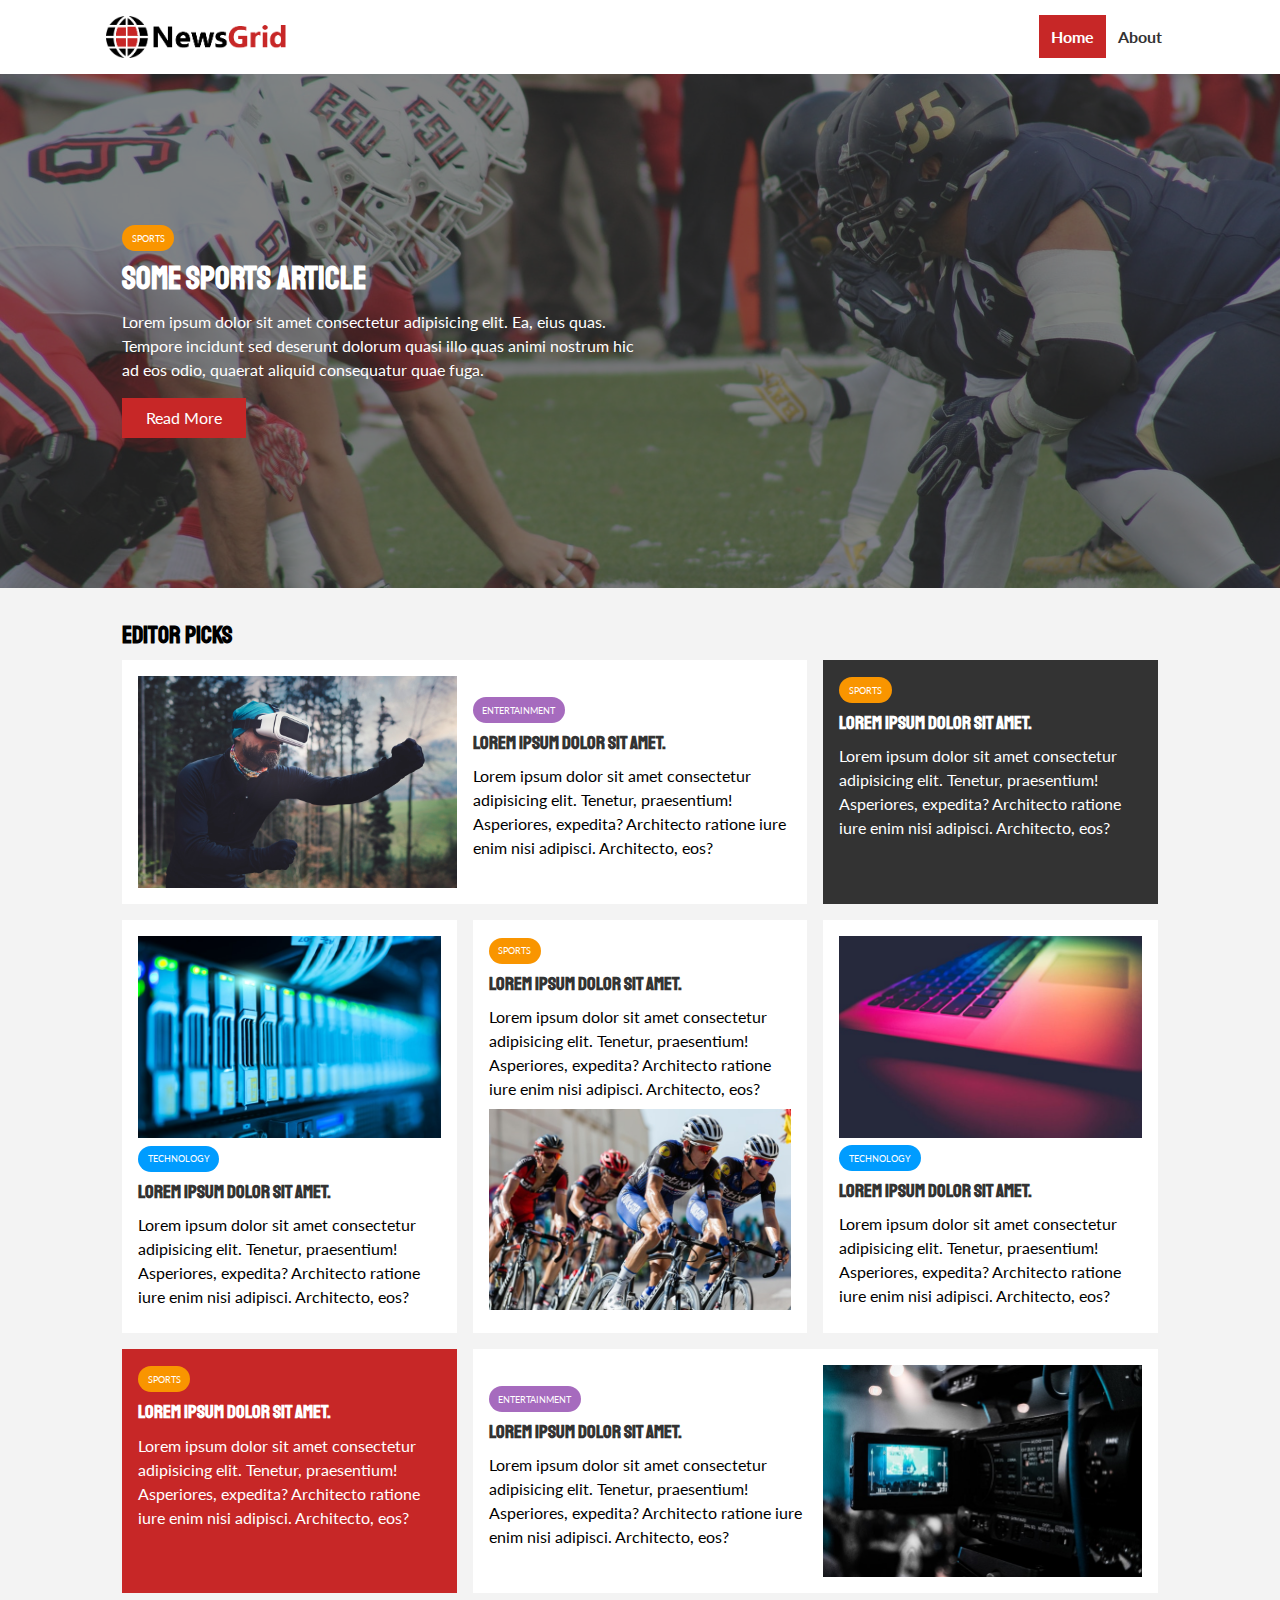
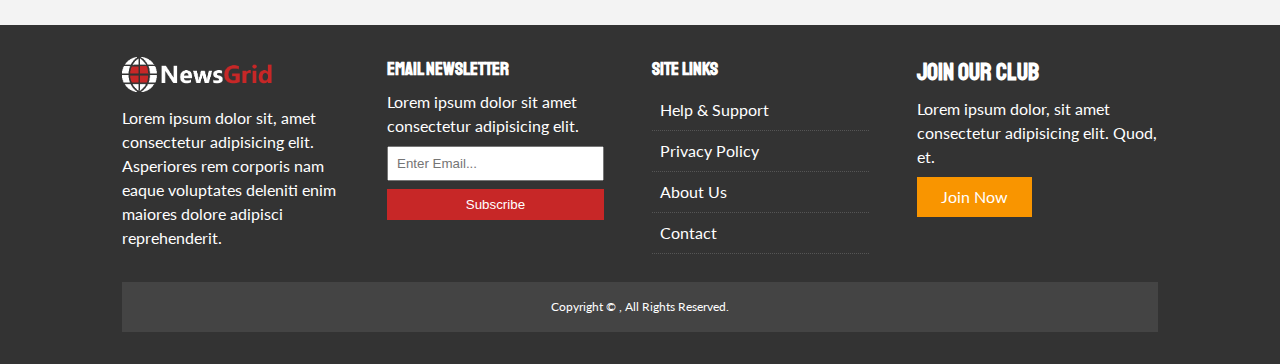
<file: index.html>
<!DOCTYPE html>
<html lang="en">

<head>

    <!-- Required Meta Tags -->
    <meta charset="UTF-8">
    <meta name="viewport" content="width=device-width, initial-scale=1.0">
    <meta http-equiv="X-UA-Compatible" content="ie=edge">
    <meta name="description" content="">
    <meta name="keywords" content="">

    <!-- Title -->
    <title>NewsGrid | Latest News</title>

    <!-- Font Awesome -->
    <link rel="stylesheet" href="https://use.fontawesome.com/releases/v5.13.1/css/all.css"
        integrity="sha384-xxzQGERXS00kBmZW/6qxqJPyxW3UR0BPsL4c8ILaIWXva5kFi7TxkIIaMiKtqV1Q" crossorigin="anonymous">

    <!-- External CSS -->
    <link rel="stylesheet" href="css/style.css">
    <link rel="stylesheet" media="screen and (max-width: 768px)" href="css/mobile.css">

    <!-- Google Fonts -->
    <link href="https://fonts.googleapis.com/css2?family=Lato&family=Staatliches&display=swap" rel="stylesheet">

    <!-- Favicons -->
    <link rel="apple-touch-icon" sizes="180x180" href="favicon_io/apple-touch-icon.png">
    <link rel="icon" type="image/png" sizes="32x32" href="favicon_io/favicon-32x32.png">
    <link rel="icon" type="image/png" sizes="16x16" href="favicon_io/favicon-16x16.png">
    <link rel="manifest" href="favicon_io/site.webmanifest">
</head>

<body>

    <!-- Navbar -->
    <nav id="main-nav">
        <div class="container">
            <img src="img/logo.png" alt="NewsGrid" class="logo">
            <div class="social">
                <a href="http://facebook.com" target="_blank"><i class="fab fa-facebook fa-2x"></i></a>
                <a href="http://twitter.com" target="_blank"><i class="fab fa-twitter fa-2x"></i></a>
                <a href="http://instagram.com" target="_blank"><i class="fab fa-instagram fa-2x"></i></a>
                <a href="http://youtube.com" target="_blank"><i class="fab fa-youtube fa-2x"></i></a>
            </div>
            <ul>
                <li><a href="index.html" class="current">Home</a></li>
                <li><a href="about.html">About</a></li>
            </ul>
        </div>
    </nav>

    <!-- Showcase -->
    <header id="showcase">
        <div class="container">
            <div class="showcase-container">
                <div class="showcase-content">
                    <div class="category category-sports">
                        Sports
                    </div>
                    <h1>Some Sports Article</h1>
                    <p>Lorem ipsum dolor sit amet consectetur adipisicing elit. Ea, eius quas. Tempore incidunt sed
                        deserunt dolorum quasi illo quas animi nostrum hic ad eos odio, quaerat aliquid consequatur quae
                        fuga.</p>
                    <a href="article.html" class="btn btn-primary">Read More</a>
                </div>
            </div>
        </div>
    </header>

    <!-- Home Articles -->
    <section id="home-articles" class="py-2">
        <div class="container">
            <h2>Editor Picks</h2>
            <div class="articles-container">
                <article class="card">
                    <img src="img/articles/ent1.jpg" alt="">
                    <div>
                        <div class="category category-ent">Entertainment</div>
                        <h3><a href="article.html">Lorem ipsum dolor sit amet.</a></h3>
                        <p>Lorem ipsum dolor sit amet consectetur adipisicing elit. Tenetur, praesentium! Asperiores,
                            expedita? Architecto ratione iure enim nisi adipisci. Architecto, eos?</p>
                    </div>
                </article>
                <article class="card bg-dark">
                    <div class="category category-sports">Sports</div>
                    <h3><a href="article.html">Lorem ipsum dolor sit amet.</a></h3>
                    <p>Lorem ipsum dolor sit amet consectetur adipisicing elit. Tenetur, praesentium! Asperiores,
                        expedita? Architecto ratione iure enim nisi adipisci. Architecto, eos?</p>
                </article>
                <article class="card">
                    <img src="img/articles/tech1.jpg" alt="">
                    <div class="category category-tech">Technology</div>
                    <h3><a href="article.html">Lorem ipsum dolor sit amet.</a></h3>
                    <p>Lorem ipsum dolor sit amet consectetur adipisicing elit. Tenetur, praesentium! Asperiores,
                        expedita? Architecto ratione iure enim nisi adipisci. Architecto, eos?</p>
                </article>
                <article class="card">
                    <div class="category category-sports">Sports</div>
                    <h3><a href="article.html">Lorem ipsum dolor sit amet.</a></h3>
                    <p>Lorem ipsum dolor sit amet consectetur adipisicing elit. Tenetur, praesentium! Asperiores,
                        expedita? Architecto ratione iure enim nisi adipisci. Architecto, eos?</p>
                    <img src="img/articles/sports1.jpg" alt="">
                </article>
                <article class="card">
                    <img src="img/articles/tech2.jpg" alt="">
                    <div class="category category-tech">Technology</div>
                    <h3><a href="article.html">Lorem ipsum dolor sit amet.</a></h3>
                    <p>Lorem ipsum dolor sit amet consectetur adipisicing elit. Tenetur, praesentium! Asperiores,
                        expedita? Architecto ratione iure enim nisi adipisci. Architecto, eos?</p>
                </article>
                <article class="card bg-primary">
                    <div class="category category-sports">Sports</div>
                    <h3><a href="article.html">Lorem ipsum dolor sit amet.</a></h3>
                    <p>Lorem ipsum dolor sit amet consectetur adipisicing elit. Tenetur, praesentium! Asperiores,
                        expedita? Architecto ratione iure enim nisi adipisci. Architecto, eos?</p>
                </article>
                <article class="card">
                    <div>
                        <div class="category category-ent">Entertainment</div>
                        <h3><a href="article.html">Lorem ipsum dolor sit amet.</a></h3>
                        <p>Lorem ipsum dolor sit amet consectetur adipisicing elit. Tenetur, praesentium! Asperiores,
                            expedita? Architecto ratione iure enim nisi adipisci. Architecto, eos?</p>
                    </div>
                    <img src="img/articles/ent2.jpg" alt="">
                </article>
            </div>
        </div>
    </section>

    <!-- Footer -->
    <footer id="main-footer" class="py-2">
        <div class="container footer-container">
            <div>
                <img src="img/logo_light.png" alt="NewsGrid">
                <p>Lorem ipsum dolor sit, amet consectetur adipisicing elit. Asperiores rem corporis nam eaque
                    voluptates deleniti enim maiores dolore adipisci reprehenderit.</p>
            </div>
            <div>
                <h3>Email Newsletter</h3>
                <p>Lorem ipsum dolor sit amet consectetur adipisicing elit.</p>
                <form>
                    <input type="email" placeholder="Enter Email...">
                    <input type="submit" value="Subscribe" class="btn btn-primary">
                </form>
            </div>
            <div>
                <h3>Site Links</h3>
                <ul class="list">
                    <li><a href="#">Help & Support</a></li>
                    <li><a href="#">Privacy Policy</a></li>
                    <li><a href="#">About Us</a></li>
                    <li><a href="#">Contact</a></li>
                </ul>
            </div>
            <div>
                <h2>Join Our Club</h2>
                <p>Lorem ipsum dolor, sit amet consectetur adipisicing elit. Quod, et.</p>
                <a href="#" class="btn btn-secondary">Join Now</a>
            </div>
            <div>
                <p>Copyright &copy; <span id="year"></span>, All Rights Reserved.</p>
            </div>
        </div>
    </footer>

    <!-- Script Tag -->
    <script>
        // Get current year for copyright
        $('#year').text(new Date().getFullYear());
    </script>

</body>

</html>
</file>
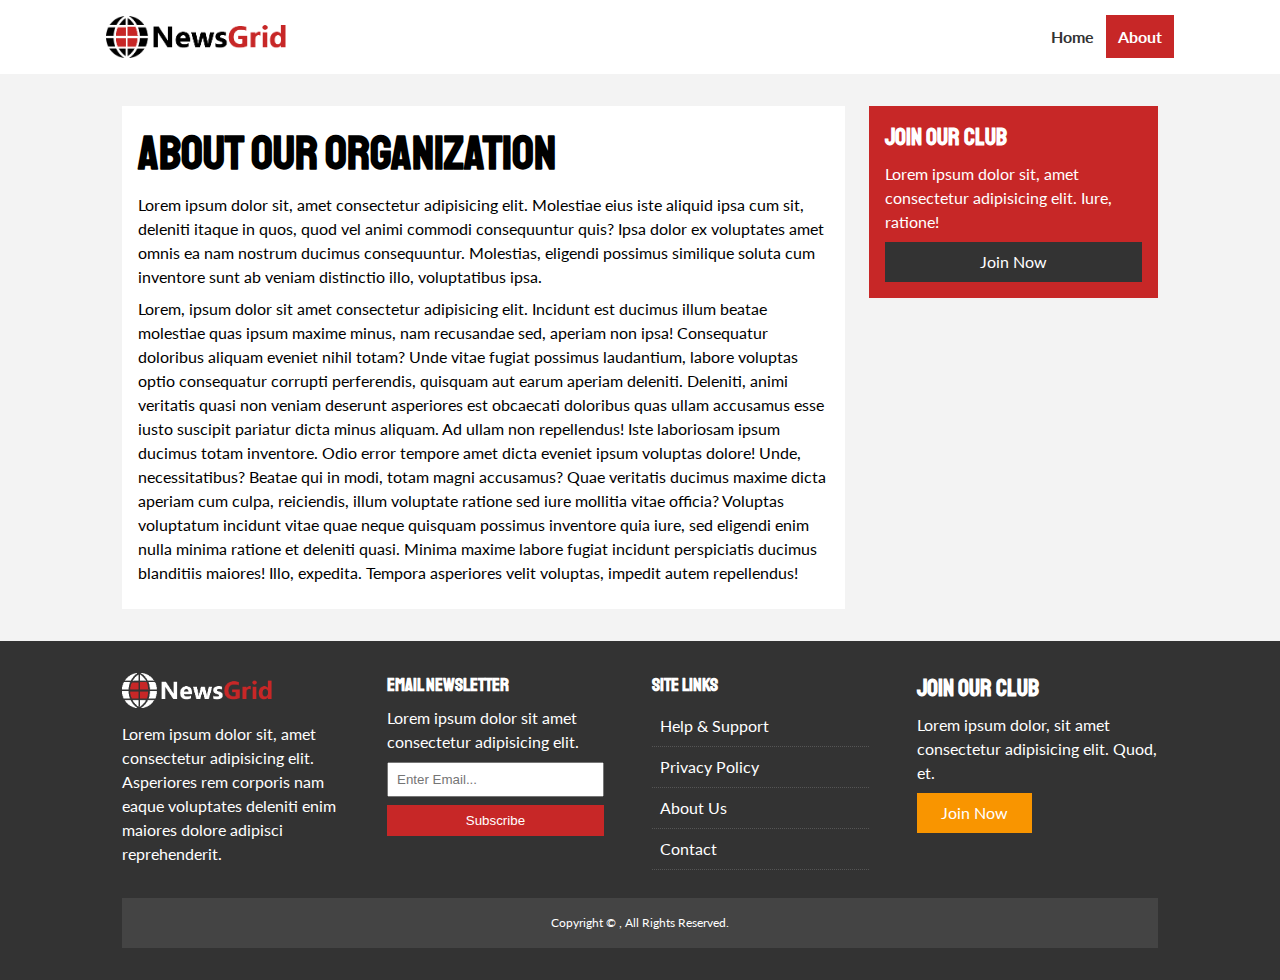
<file: about.html>
<!DOCTYPE html>
<html lang="en">

<head>

    <!-- Required Meta Tags -->
    <meta charset="UTF-8">
    <meta name="viewport" content="width=device-width, initial-scale=1.0">
    <meta http-equiv="X-UA-Compatible" content="ie=edge">
    <meta name="description" content="">
    <meta name="keywords" content="">

    <!-- Title -->
    <title>NewsGrid | About</title>

    <!-- Font Awesome -->
    <link rel="stylesheet" href="https://use.fontawesome.com/releases/v5.13.1/css/all.css"
        integrity="sha384-xxzQGERXS00kBmZW/6qxqJPyxW3UR0BPsL4c8ILaIWXva5kFi7TxkIIaMiKtqV1Q" crossorigin="anonymous">

    <!-- External CSS -->
    <link rel="stylesheet" href="css/style.css">
    <link rel="stylesheet" media="screen and (max-width: 768px)" href="css/mobile.css">

    <!-- Google Fonts -->
    <link href="https://fonts.googleapis.com/css2?family=Lato&family=Staatliches&display=swap" rel="stylesheet">

    <!-- Favicons -->
    <link rel="apple-touch-icon" sizes="180x180" href="favicon_io/apple-touch-icon.png">
    <link rel="icon" type="image/png" sizes="32x32" href="favicon_io/favicon-32x32.png">
    <link rel="icon" type="image/png" sizes="16x16" href="favicon_io/favicon-16x16.png">
    <link rel="manifest" href="favicon_io/site.webmanifest">
</head>

<body>

    <!-- Navbar -->
    <nav id="main-nav">
        <div class="container">
            <img src="img/logo.png" alt="NewsGrid" class="logo">
            <div class="social">
                <a href="http://facebook.com" target="_blank"><i class="fab fa-facebook fa-2x"></i></a>
                <a href="http://twitter.com" target="_blank"><i class="fab fa-twitter fa-2x"></i></a>
                <a href="http://instagram.com" target="_blank"><i class="fab fa-instagram fa-2x"></i></a>
                <a href="http://youtube.com" target="_blank"><i class="fab fa-youtube fa-2x"></i></a>
            </div>
            <ul>
                <li><a href="index.html">Home</a></li>
                <li><a href="about.html" class="current">About</a></li>
            </ul>
        </div>
    </nav>

    <section id="about">
        <div class="container">
            <div class="page-container">
                <article class="card">
                    <h1 class="l-heading">About Our Organization</h1>
                    <p>Lorem ipsum dolor sit, amet consectetur adipisicing elit. Molestiae eius iste aliquid ipsa cum
                        sit, deleniti itaque in quos, quod vel animi commodi consequuntur quis? Ipsa dolor ex voluptates
                        amet omnis ea nam nostrum ducimus consequuntur. Molestias, eligendi possimus similique soluta
                        cum inventore sunt ab veniam distinctio illo, voluptatibus ipsa.</p>
                    <p>Lorem, ipsum dolor sit amet consectetur adipisicing elit. Incidunt est ducimus illum beatae
                        molestiae quas ipsum maxime minus, nam recusandae sed, aperiam non ipsa! Consequatur doloribus
                        aliquam eveniet nihil totam? Unde vitae fugiat possimus laudantium, labore voluptas optio
                        consequatur corrupti perferendis, quisquam aut earum aperiam deleniti. Deleniti, animi veritatis
                        quasi non veniam deserunt asperiores est obcaecati doloribus quas ullam accusamus esse iusto
                        suscipit pariatur dicta minus aliquam. Ad ullam non repellendus! Iste laboriosam ipsum ducimus
                        totam inventore. Odio error tempore amet dicta eveniet ipsum voluptas dolore! Unde,
                        necessitatibus? Beatae qui in modi, totam magni accusamus? Quae veritatis ducimus maxime dicta
                        aperiam cum culpa, reiciendis, illum voluptate ratione sed iure mollitia vitae officia? Voluptas
                        voluptatum incidunt vitae quae neque quisquam possimus inventore quia iure, sed eligendi enim
                        nulla minima ratione et deleniti quasi. Minima maxime labore fugiat incidunt perspiciatis
                        ducimus blanditiis maiores! Illo, expedita. Tempora asperiores velit voluptas, impedit autem
                        repellendus!</p>
                </article>
                <aside class="card bg-primary">
                    <h2>Join Our Club</h2>
                    <p>Lorem ipsum dolor sit, amet consectetur adipisicing elit. Iure, ratione!</p>
                    <a href="#" class="btn btn-dark btn-block">Join Now</a>
                </aside>
            </div>
        </div>
    </section>

    <!-- Footer -->
    <footer id="main-footer" class="py-2">
        <div class="container footer-container">
            <div>
                <img src="img/logo_light.png" alt="NewsGrid">
                <p>Lorem ipsum dolor sit, amet consectetur adipisicing elit. Asperiores rem corporis nam eaque
                    voluptates deleniti enim maiores dolore adipisci reprehenderit.</p>
            </div>
            <div>
                <h3>Email Newsletter</h3>
                <p>Lorem ipsum dolor sit amet consectetur adipisicing elit.</p>
                <form>
                    <input type="email" placeholder="Enter Email...">
                    <input type="submit" value="Subscribe" class="btn btn-primary">
                </form>
            </div>
            <div>
                <h3>Site Links</h3>
                <ul class="list">
                    <li><a href="#">Help & Support</a></li>
                    <li><a href="#">Privacy Policy</a></li>
                    <li><a href="#">About Us</a></li>
                    <li><a href="#">Contact</a></li>
                </ul>
            </div>
            <div>
                <h2>Join Our Club</h2>
                <p>Lorem ipsum dolor, sit amet consectetur adipisicing elit. Quod, et.</p>
                <a href="#" class="btn btn-secondary">Join Now</a>
            </div>
            <div>
                <p>Copyright &copy; <span id="year"></span>, All Rights Reserved.</p>
            </div>
        </div>
    </footer>

    <!-- Script Tag -->
    <script>
        // Get current year for copyright
        $('#year').text(new Date().getFullYear());
    </script>

</body>

</html>
</file>
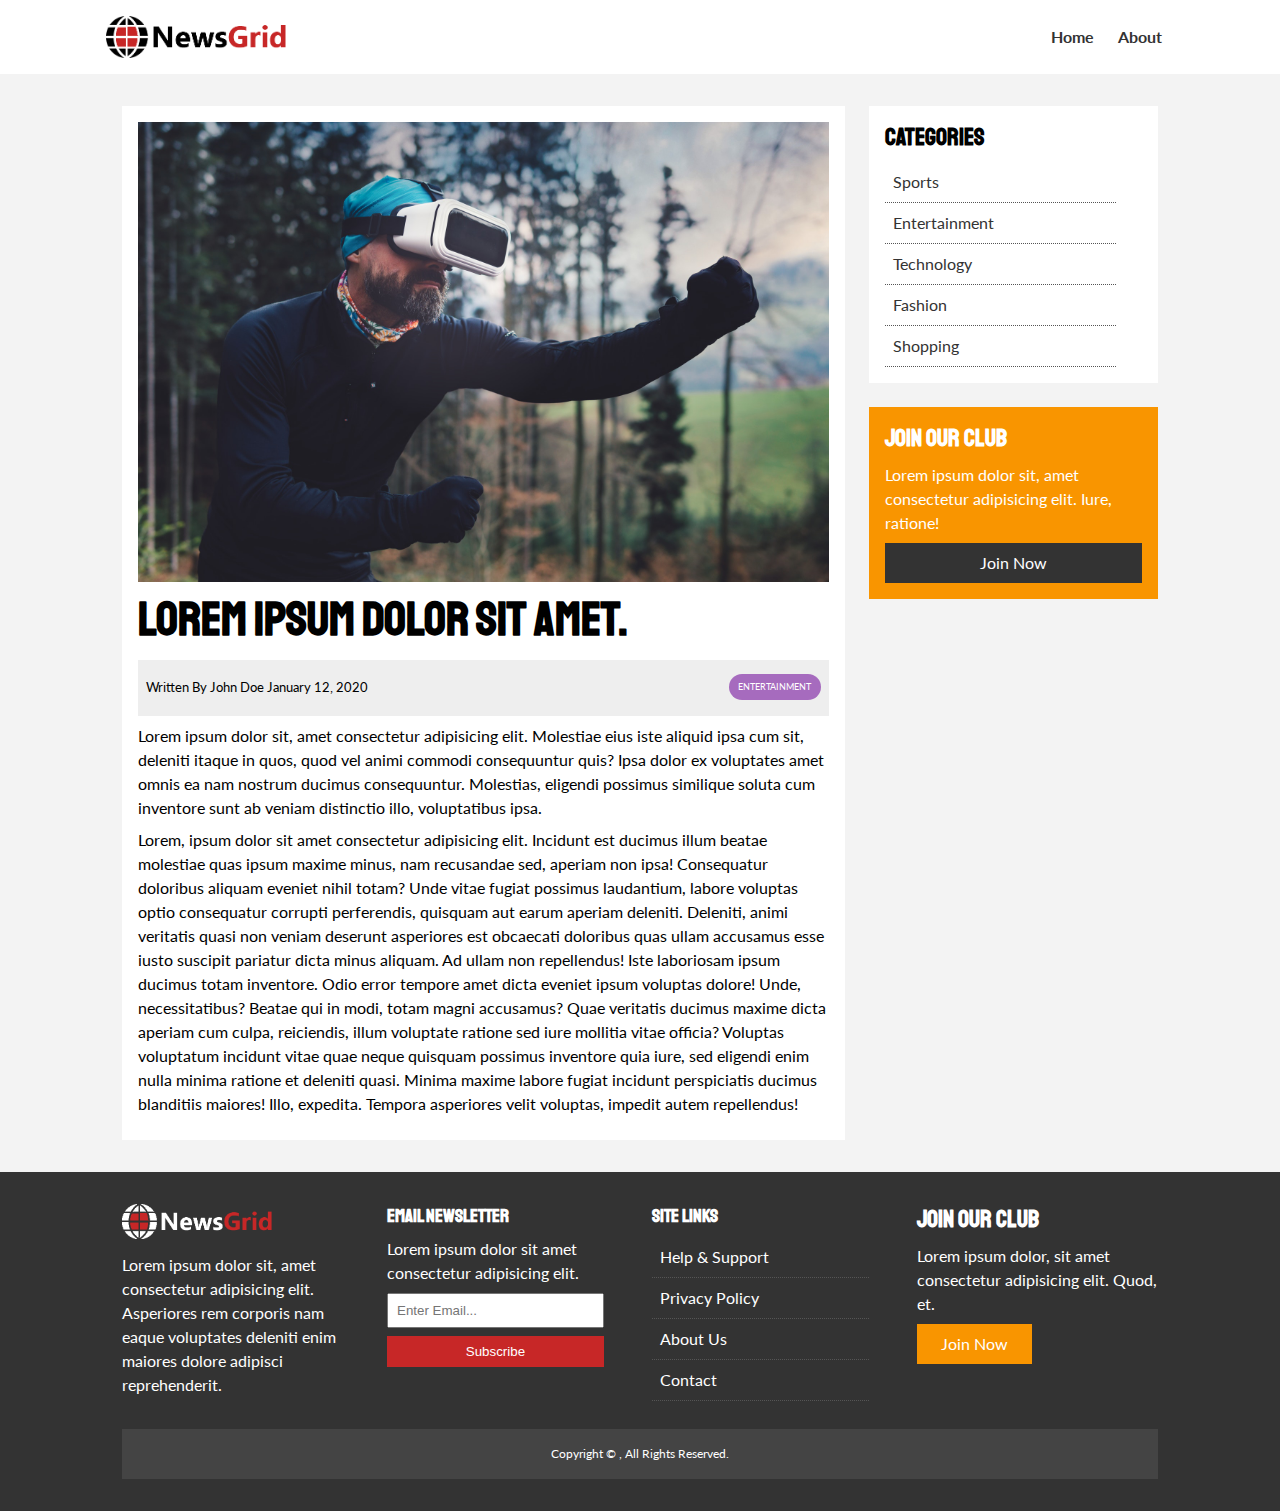
<file: article.html>
<!DOCTYPE html>
<html lang="en">

<head>

    <!-- Required Meta Tags -->
    <meta charset="UTF-8">
    <meta name="viewport" content="width=device-width, initial-scale=1.0">
    <meta http-equiv="X-UA-Compatible" content="ie=edge">
    <meta name="description" content="">
    <meta name="keywords" content="">

    <!-- Title -->
    <title>NewsGrid | Latest News</title>

    <!-- Font Awesome -->
    <link rel="stylesheet" href="https://use.fontawesome.com/releases/v5.13.1/css/all.css"
        integrity="sha384-xxzQGERXS00kBmZW/6qxqJPyxW3UR0BPsL4c8ILaIWXva5kFi7TxkIIaMiKtqV1Q" crossorigin="anonymous">

    <!-- External CSS -->
    <link rel="stylesheet" href="css/style.css">
    <link rel="stylesheet" media="screen and (max-width: 768px)" href="css/mobile.css">

    <!-- Google Fonts -->
    <link href="https://fonts.googleapis.com/css2?family=Lato&family=Staatliches&display=swap" rel="stylesheet">

    <!-- Favicons -->
    <link rel="apple-touch-icon" sizes="180x180" href="favicon_io/apple-touch-icon.png">
    <link rel="icon" type="image/png" sizes="32x32" href="favicon_io/favicon-32x32.png">
    <link rel="icon" type="image/png" sizes="16x16" href="favicon_io/favicon-16x16.png">
    <link rel="manifest" href="favicon_io/site.webmanifest">
</head>

<body>

    <!-- Navbar -->
    <nav id="main-nav">
        <div class="container">
            <img src="img/logo.png" alt="NewsGrid" class="logo">
            <div class="social">
                <a href="http://facebook.com" target="_blank"><i class="fab fa-facebook fa-2x"></i></a>
                <a href="http://twitter.com" target="_blank"><i class="fab fa-twitter fa-2x"></i></a>
                <a href="http://instagram.com" target="_blank"><i class="fab fa-instagram fa-2x"></i></a>
                <a href="http://youtube.com" target="_blank"><i class="fab fa-youtube fa-2x"></i></a>
            </div>
            <ul>
                <li><a href="index.html">Home</a></li>
                <li><a href="about.html">About</a></li>
            </ul>
        </div>
    </nav>

    <section id="article">
        <div class="container">
            <div class="page-container">
                <article class="card">
                    <img src="img/articles/ent1.jpg" alt="">
                    <h1 class="l-heading">Lorem ipsum dolor sit amet.</h1>
                    <div class="meta">
                        <small>
                            <i class="fas fa-user"></i> Written By John Doe January 12, 2020
                        </small>
                        <div class="category category-ent">Entertainment</div>
                    </div>
                    <p>Lorem ipsum dolor sit, amet consectetur adipisicing elit. Molestiae eius iste aliquid ipsa cum
                        sit, deleniti itaque in quos, quod vel animi commodi consequuntur quis? Ipsa dolor ex voluptates
                        amet omnis ea nam nostrum ducimus consequuntur. Molestias, eligendi possimus similique soluta
                        cum inventore sunt ab veniam distinctio illo, voluptatibus ipsa.</p>
                    <p>Lorem, ipsum dolor sit amet consectetur adipisicing elit. Incidunt est ducimus illum beatae
                        molestiae quas ipsum maxime minus, nam recusandae sed, aperiam non ipsa! Consequatur doloribus
                        aliquam eveniet nihil totam? Unde vitae fugiat possimus laudantium, labore voluptas optio
                        consequatur corrupti perferendis, quisquam aut earum aperiam deleniti. Deleniti, animi veritatis
                        quasi non veniam deserunt asperiores est obcaecati doloribus quas ullam accusamus esse iusto
                        suscipit pariatur dicta minus aliquam. Ad ullam non repellendus! Iste laboriosam ipsum ducimus
                        totam inventore. Odio error tempore amet dicta eveniet ipsum voluptas dolore! Unde,
                        necessitatibus? Beatae qui in modi, totam magni accusamus? Quae veritatis ducimus maxime dicta
                        aperiam cum culpa, reiciendis, illum voluptate ratione sed iure mollitia vitae officia? Voluptas
                        voluptatum incidunt vitae quae neque quisquam possimus inventore quia iure, sed eligendi enim
                        nulla minima ratione et deleniti quasi. Minima maxime labore fugiat incidunt perspiciatis
                        ducimus blanditiis maiores! Illo, expedita. Tempora asperiores velit voluptas, impedit autem
                        repellendus!</p>
                </article>
                <aside id="categories" class="card">
                    <h2>Categories</h2>
                    <ul class="list">
                        <li><a href="#"><i class="fas fa-chevron-right"></i> Sports</a></li>
                        <li><a href="#"><i class="fas fa-chevron-right"></i> Entertainment</a></li>
                        <li><a href="#"><i class="fas fa-chevron-right"></i> Technology</a></li>
                        <li><a href="#"><i class="fas fa-chevron-right"></i> Fashion</a></li>
                        <li><a href="#"><i class="fas fa-chevron-right"></i> Shopping</a></li>
                    </ul>
                </aside>
                <aside class="card bg-secondary">
                    <h2>Join Our Club</h2>
                    <p>Lorem ipsum dolor sit, amet consectetur adipisicing elit. Iure, ratione!</p>
                    <a href="#" class="btn btn-dark btn-block">Join Now</a>
                </aside>
            </div>
        </div>
    </section>

    <!-- Footer -->
    <footer id="main-footer" class="py-2">
        <div class="container footer-container">
            <div>
                <img src="img/logo_light.png" alt="NewsGrid">
                <p>Lorem ipsum dolor sit, amet consectetur adipisicing elit. Asperiores rem corporis nam eaque
                    voluptates deleniti enim maiores dolore adipisci reprehenderit.</p>
            </div>
            <div>
                <h3>Email Newsletter</h3>
                <p>Lorem ipsum dolor sit amet consectetur adipisicing elit.</p>
                <form>
                    <input type="email" placeholder="Enter Email...">
                    <input type="submit" value="Subscribe" class="btn btn-primary">
                </form>
            </div>
            <div>
                <h3>Site Links</h3>
                <ul class="list">
                    <li><a href="#">Help & Support</a></li>
                    <li><a href="#">Privacy Policy</a></li>
                    <li><a href="#">About Us</a></li>
                    <li><a href="#">Contact</a></li>
                </ul>
            </div>
            <div>
                <h2>Join Our Club</h2>
                <p>Lorem ipsum dolor, sit amet consectetur adipisicing elit. Quod, et.</p>
                <a href="#" class="btn btn-secondary">Join Now</a>
            </div>
            <div>
                <p>Copyright &copy; <span id="year"></span>, All Rights Reserved.</p>
            </div>
        </div>
    </footer>

    <!-- Script Tag -->
    <script>
        // Get current year for copyright
        $('#year').text(new Date().getFullYear());
    </script>

</body>

</html>
</file>
<file: css/style.css>
:root {
    --primary-color: #c72727;
    --secondary-color: #f99500;
    --light-color: #f3f3f3;
    --dark-color: #333333;
    --max-width: 1100px;
}

.category {
    --sports-color: #f99500;
    --ent-color: #a66bbe;
    --tech-color: #009cff;
}

* {
    margin: 0;
    padding: 0;
    box-sizing: border-box;
}

body {
    font-family: 'Lato', sans-serif;
    line-height: 1.5;
    background: var(--light-color);
}

a {
    color: #333333;
    text-decoration: none;
}

p {
    margin: 0.5rem 0;
}

ul {
    list-style: none;
}

img {
    width: 100%;
}

h1,
h2,
h3,
h4,
h5,
h6 {
    font-family: 'Staatliches', cursive;
    margin-bottom: .55rem;
    line-height: 1.3;
}

/* Utility */
.container {
    max-width: var(--max-width);
    margin: auto;
    padding: 0 2rem;
    overflow: hidden;
}

.category {
    display: inline-block;
    color: #ffffff;
    font-size: 0.55rem;
    text-transform: uppercase;
    padding: 0.4rem 0.6rem;
    border-radius: 15px;
    margin-bottom: 0.5rem;
}

.category-sports {
    background: var(--sports-color);
}

.category-ent {
    background: var(--ent-color);
}

.category-tech {
    background: var(--tech-color);
}

.btn {
    display: inline-block;
    border: none;
    background: var(--dark-color);
    color: #ffffff;
    padding: 0.5rem 1.5rem;
}

.btn-light {
    background: var(--light-color);
}

.btn-primary {
    background: var(--primary-color);
}

.btn-secondary {
    background: var(--secondary-color);
}

.btn-block {
    display: block;
    width: 100%;
    text-align: center;
}

.btn:hover {
    opacity: 0.9;
}

.card {
    background: #ffffff;
    padding: 1rem;
}

.bg-dark {
    background: var(--dark-color);
    color: #ffffff;
}

.bg-primary {
    background: var(--primary-color);
    color: #ffffff;
}

.bg-secondary {
    background: var(--secondary-color);
    color: #ffffff;
}

.bg-dark h1,
.bg-dark h2,
.bg-dark h3,
.bg-dark a,
.bg-primary h1,
.bg-primary h2,
.bg-primary h3,
.bg-primary a,
.bg-secondary h1,
.bg-secondary h2,
.bg-secondary h3,
.bg-secondary a {
    color: #ffffff;
}

.py-1 {
    padding: 1.5rem 0;
}

.py-2 {
    padding: 2rem 0;
}

.py-3 {
    padding: 3rem 0;
}

.p-1 {
    padding: 1.5rem;
}

.p-2 {
    padding: 2rem;
}

.p-3 {
    padding: 3rem;
}

.l-heading {
    font-size: 3rem;
}

.list li {
    padding: 0.5rem;
    border-bottom: #555555 dotted 1px;
    width: 90%;
}

.list li a:hover {
    color: var(--primary-color) !important;
}

/* Inner page grid container */
.page-container {
    display: grid;
    grid-template-columns: 5fr 2fr;
    margin: 2rem 0;
    gap: 1.5rem;
}

.page-container>*:first-child {
    grid-row: 1 / span 3;
}

/* Navigation */
#main-nav {
    background: #ffffff;
    position: sticky;
    top: 0;
    z-index: 2;
}

#main-nav .container {
    display: grid;
    grid-template-columns: 6fr 3fr 2fr;
    padding: 1rem;
    align-items: center;
}

#main-nav .container .logo {
    width: 180px;
}

#main-nav .container ul {
    justify-self: end;
    display: flex;
}

#main-nav .container ul li a {
    padding: 0.75rem;
    font-weight: bold;
}

#main-nav .container ul li a.current {
    background: var(--primary-color);
    color: #ffffff;
}

#main-nav .container ul li a:hover {
    background: var(--light-color);
    color: var(--dark-color);
}

#main-nav .container .social {
    justify-self: center;
}

#main-nav .container .social {
    color: #777777;
    margin-right: .5rem;
}

/* Showcase */
#showcase {
    color: #ffffff;
    background: #333333;
    padding: 2rem;
    position: relative;
}

#showcase::before {
    content: '';
    background: url('../img/featured.jpg') no-repeat center center/cover;
    position: absolute;
    top: 0;
    left: 0;
    width: 100%;
    height: 100%;
    opacity: 0.4;
}

#showcase .showcase-container {
    display: grid;
    grid-template-columns: repeat(2, 1fr);
    justify-content: center;
    align-items: center;
    height: 50vh;
}

#showcase .showcase-content {
    z-index: 1;
}

#showcase .showcase-content p {
    margin-bottom: 1rem;
}

/* Home Articles */
#home-articles .articles-container {
    display: grid;
    grid-template-columns: repeat(3, 1fr);
    gap: 1rem;
}

#home-articles .articles-container>*:first-child,
#home-articles .articles-container>*:last-child {
    display: grid;
    grid-template-columns: repeat(2, 1fr);
    gap: 1rem;
    grid-column: 1 / span 2;
    align-items: center;
}

#home-articles .articles-container>*:last-child {
    grid-column: 2 /span 2;
}

#article .meta {
    display: flex;
    justify-content: space-between;
    align-items: center;
    background: #eeeeee;
    padding: 0.5rem;
}

#article .meta .category {
    margin-top: 0.4rem;
}

/* Footer */
#main-footer {
    background: var(--dark-color);
    color: #ffffff;
}

#main-footer img {
    width: 150px;
}

#main-footer a {
    color: #ffffff;
}

#main-footer .footer-container {
    display: grid;
    grid-template-columns: repeat(4, 1fr);
    gap: 1.5rem;
}

#main-footer .footer-container>*:last-child {
    background: #444444;
    grid-column: 1 / span 4;
    text-align: center;
    padding: 0.5rem;
    font-size: 0.75rem;
}

#main-footer .footer-container input[type='email'] {
    width: 90%;
    padding: 0.5rem;
    margin-bottom: 0.5rem;
}

#main-footer .footer-container input[type='submit'] {
    width: 90%;
}
</file>
<file: css/mobile.css>
/* Navigation */
#main-nav .container {
    grid-template-columns: 1fr;
    gap: 1.2rem;
}

#main-nav .social {
    display: none;
}

#main-nav .container ul,
#main-nav .container .logo {
    justify-self: center;
}

#main-nav .container ul li a {
    padding: 0.5rem;
}

/* Home Articles */
#home-articles .articles-container {
    grid-template-columns: repeat(2, 1fr);
}

#home-articles .articles-container>*:first-child,
#home-articles .articles-container>*:last-child {
    grid-template-columns: 1fr;
    grid-column: 1;
}

@media(max-width: 600px) {
    .l-heading {
        font-size: 2rem;
    }

    /* Stack grid items */
    #showcase .showcase-container,
    #home-articles .articles-container,
    #main-footer .footer-container {
        grid-template-columns: 1fr;
    }

    #main-footer .footer-container>*:last-child {
        grid-column: 1;
    }

    #main-footer .footer-container>*:first-child,
    #main-footer .footer-container>*:nth-child(2) {
        border-bottom: #444444 dotted 1px;
        padding-bottom: 1rem;
    }

    /* Page container */
    .page-container {
        grid-template-columns: 1fr;
    }

    .page-container p {
        text-align: justify;
    }

    .page-container>*:first-child {
        grid-row: 1;
    }
}
</file>
